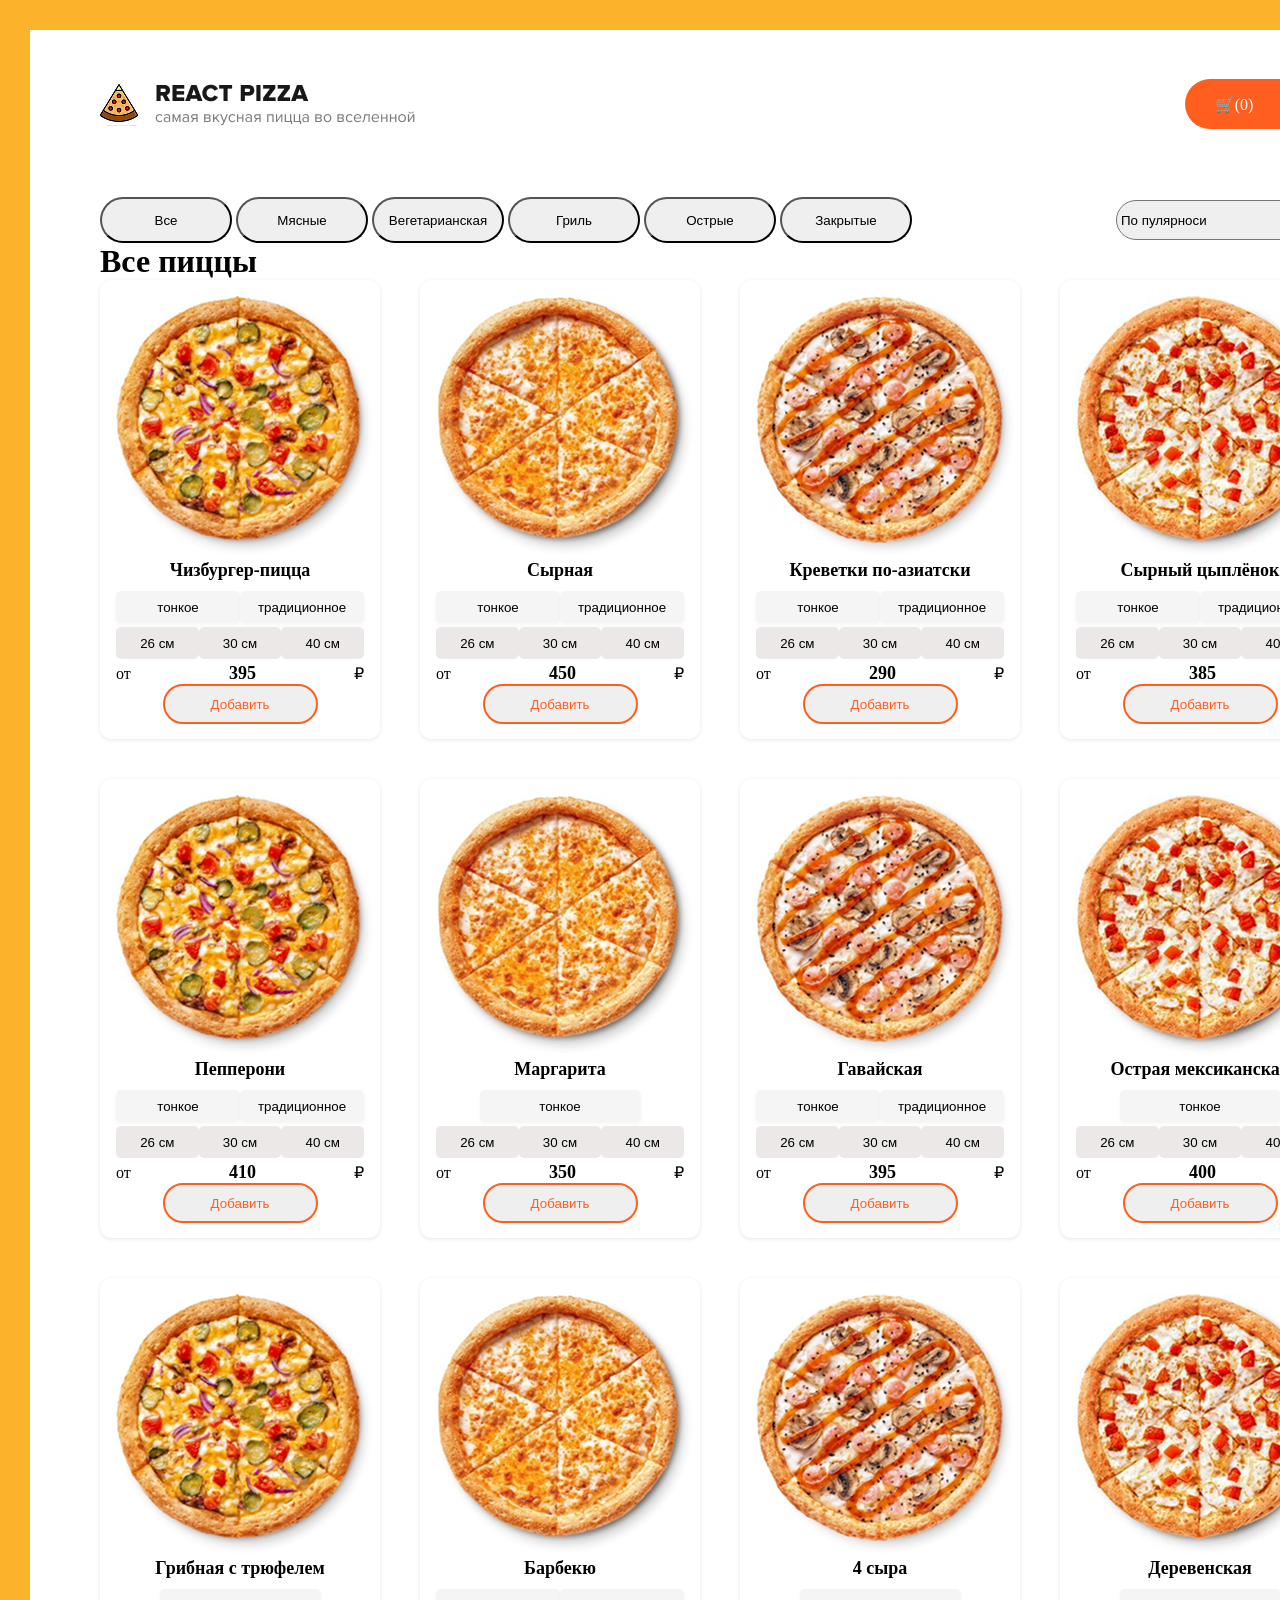
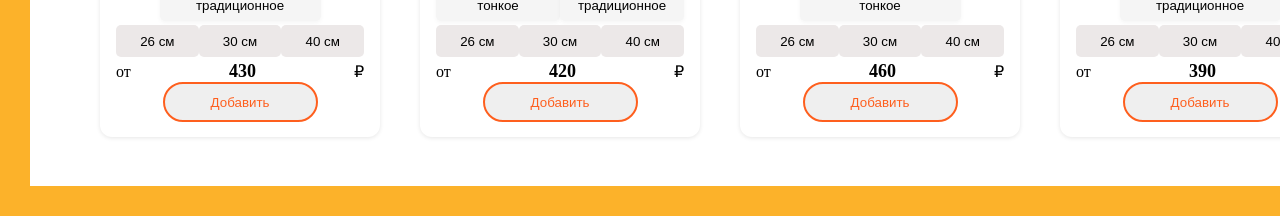
<file: index.html>
<!DOCTYPE html>
<html lang="en">
<head>
    <meta charset="UTF-8">
    <meta name="viewport" content="width=device-width, initial-scale=1.0">
    <title>Document</title>
    <link rel="stylesheet" href="style.css">
</head>
<body>
<div class="container">
    <div class="nav">
        <img src="Group 1 (1).png" alt="" style="margin-bottom: 70px;">
        <div id="piza">
            <div id="piz"></div><div id="za"></div>
        </div>
    </div>
       <div class="btns">
         <button class="btn" value="all">Все</button>
         <button class="btn" value="мясные">Мясные</button>
         <button class="btn" value="вегетарианская">Вегетарианская</button>
         <button class="btn" value="гриль">Гриль</button>
         <button class="btn" value="острые">Острые</button>
         <button class="btn" value="закрытые">Закрытые</button>
         

     <select name="" id="select">
         <option value="pop">По пулярноси</option>
         <option value="price">по цене</option>
         <option value="alpha">по алфавиту</option>
     </select>
    </div>
    <h1>Все пиццы</h1>
    <div id="pizzaContainer"></div>

</div>
    <script src="script.js"></script>
</body>
</html>
</file>
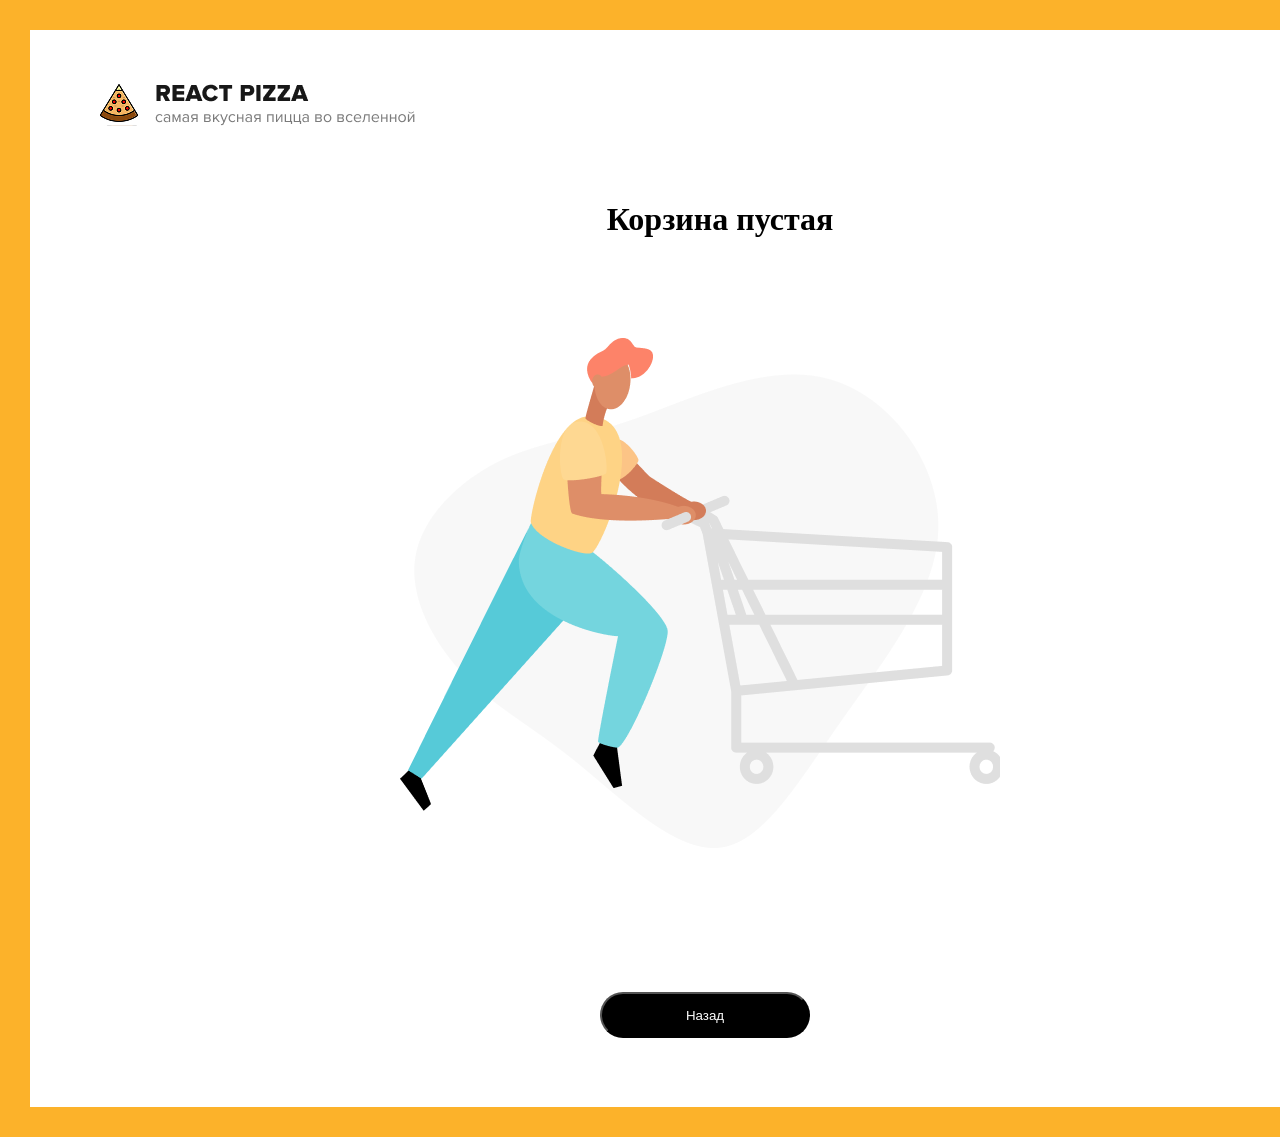
<file: cart.html>
<!DOCTYPE html>
<html lang="en">
<head>
  <meta charset="UTF-8" />
  <meta name="viewport" content="width=device-width, initial-scale=1.0"/>
  <title>Корзина</title>
  <link rel="stylesheet" href="style.css"/>
</head>
<body>
<div class="container">
    <div class="cart-container" id="cart-container">
        <img src="Group 1 (1).png" alt="" style="margin-bottom: 70px;">
        <h1 style="text-align: center;" id="empty-text">Корзина пустая</h1>
        <img src="shopping-cart-colour 1.png" alt="" style="margin: 100px 300px;">
        <div id="cart-items" style="text-align: center; margin-top: 20px;"></div>
        <button
          style="width: 210px; height: 46px; background-color: black; color: white; border-radius: 30px; margin: 20px 500px;"
          id="back">Назад</button>
      </div>
</div>

  <script src="cart.js"></script>
</body>
</html>
</file>
<file: style.css>
*{
    margin: 0;
    padding: 0;
    box-sizing: border-box;
}
.container{
  margin: 0 auto;
  width: 1440px;
  border: 30px solid rgb(252, 178, 42);
  padding: 49px 70px;
}

.btn{
    width: 132px;
    height: 46px;
    border-radius: 30px;
    
}
.btn.bg{
    background-color: black;
    color: white;
}
.card{
    border-radius: 12px;
    padding: 16px;
    text-align: center;
    width: 280px;
    height: 459px;
    box-shadow: 0 1px 4px rgba(0,0,0,0.1);
}

#pizzaContainer {
    display: flex;
    flex-wrap: wrap;
    gap: 40px;
    justify-content: center;
  }
  #select{
    border-radius: 20px;
    width: 200px;
    height: 40px;
    margin-left: 200px;
  }
  /* .card {
    background: #fff;
    border-radius: 20px;
    box-shadow: 0 2px 10px rgba(0,0,0,0.05);
    padding: 20px;
    max-width: 260px;
    text-align: center;
    font-family: sans-serif;
  } */
  
  .pizza-img {
    width: 100%;
    border-radius: 50%;
    margin-bottom: 10px;
  }
  
  .card h2 {
    font-weight: 700;
    font-size: 18px;
    margin-bottom: 10px;
  }
  

  
  .types, .sizes {
    display: flex;
    justify-content: center;
    margin-bottom: 4px;
  }
  
  .type{
    background: transparent;
    border: none;
    cursor: pointer;
    font-weight: 500;
    width: 161px;
    height: 32px;
    border-radius: 5px;
    background-color: rgb(245, 245, 245);
    box-shadow: 0px 2px 4px 0px #0000000A;

  }
  .size{
    background: transparent;
    border: none;
    cursor: pointer;
    font-weight: 500;
    padding: 6px 12px;
    border-radius: 8px;
    width: 140px;
    height: 32px;
    border-radius: 5px;
    background-color: rgb(236, 232, 232);
    
  }
  .size.active{
    background-color: white;
    color: black;
  }
  
  .bot{
    display: flex;
    justify-content: space-between;
    align-items: center;
  }
  
  .price{
    font-weight: bold;
    font-size: 18px;
  }
  
  .add{
    width: 155px;
    height: 40px;
    border-radius: 20px;
    color: #fe5f1e;
    border: 2px solid #fe5f1e;
  }
  .add:active{
    background-color: #fe5f1e;
    color: white;
  }
  
  .count {
    background: white;
    color: #fe5f1e;
    border-radius: 50%;
    padding: 2px 6px;
    font-weight: 700;
  }
  #piza{
    display: flex;
    align-items: center;
    justify-content: space-evenly;
    width: 150px;
    height: 50px;
    background-color: #fe5f1e;
    color: white;
    border-radius: 30px;
  }
  .nav{
    width: 100%;
    gap: 769px;
    display: flex;
  }
</file>
